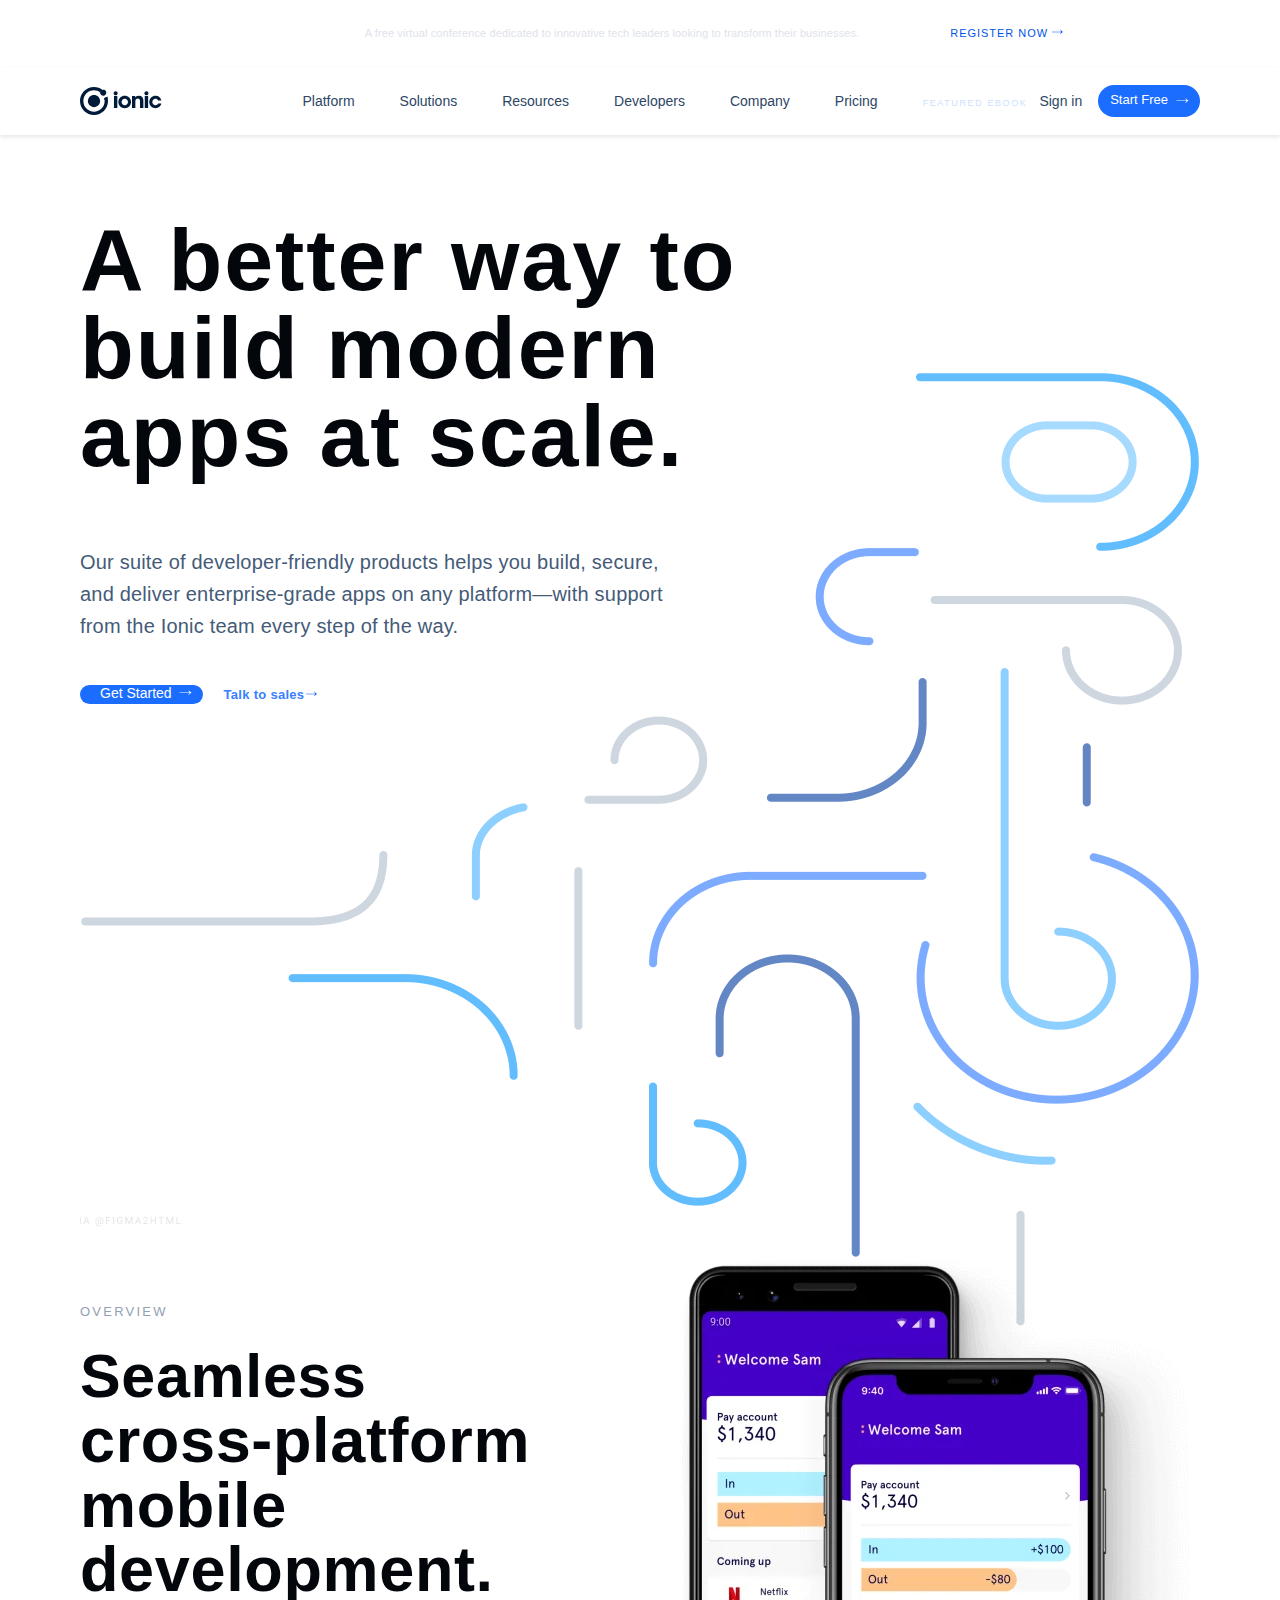
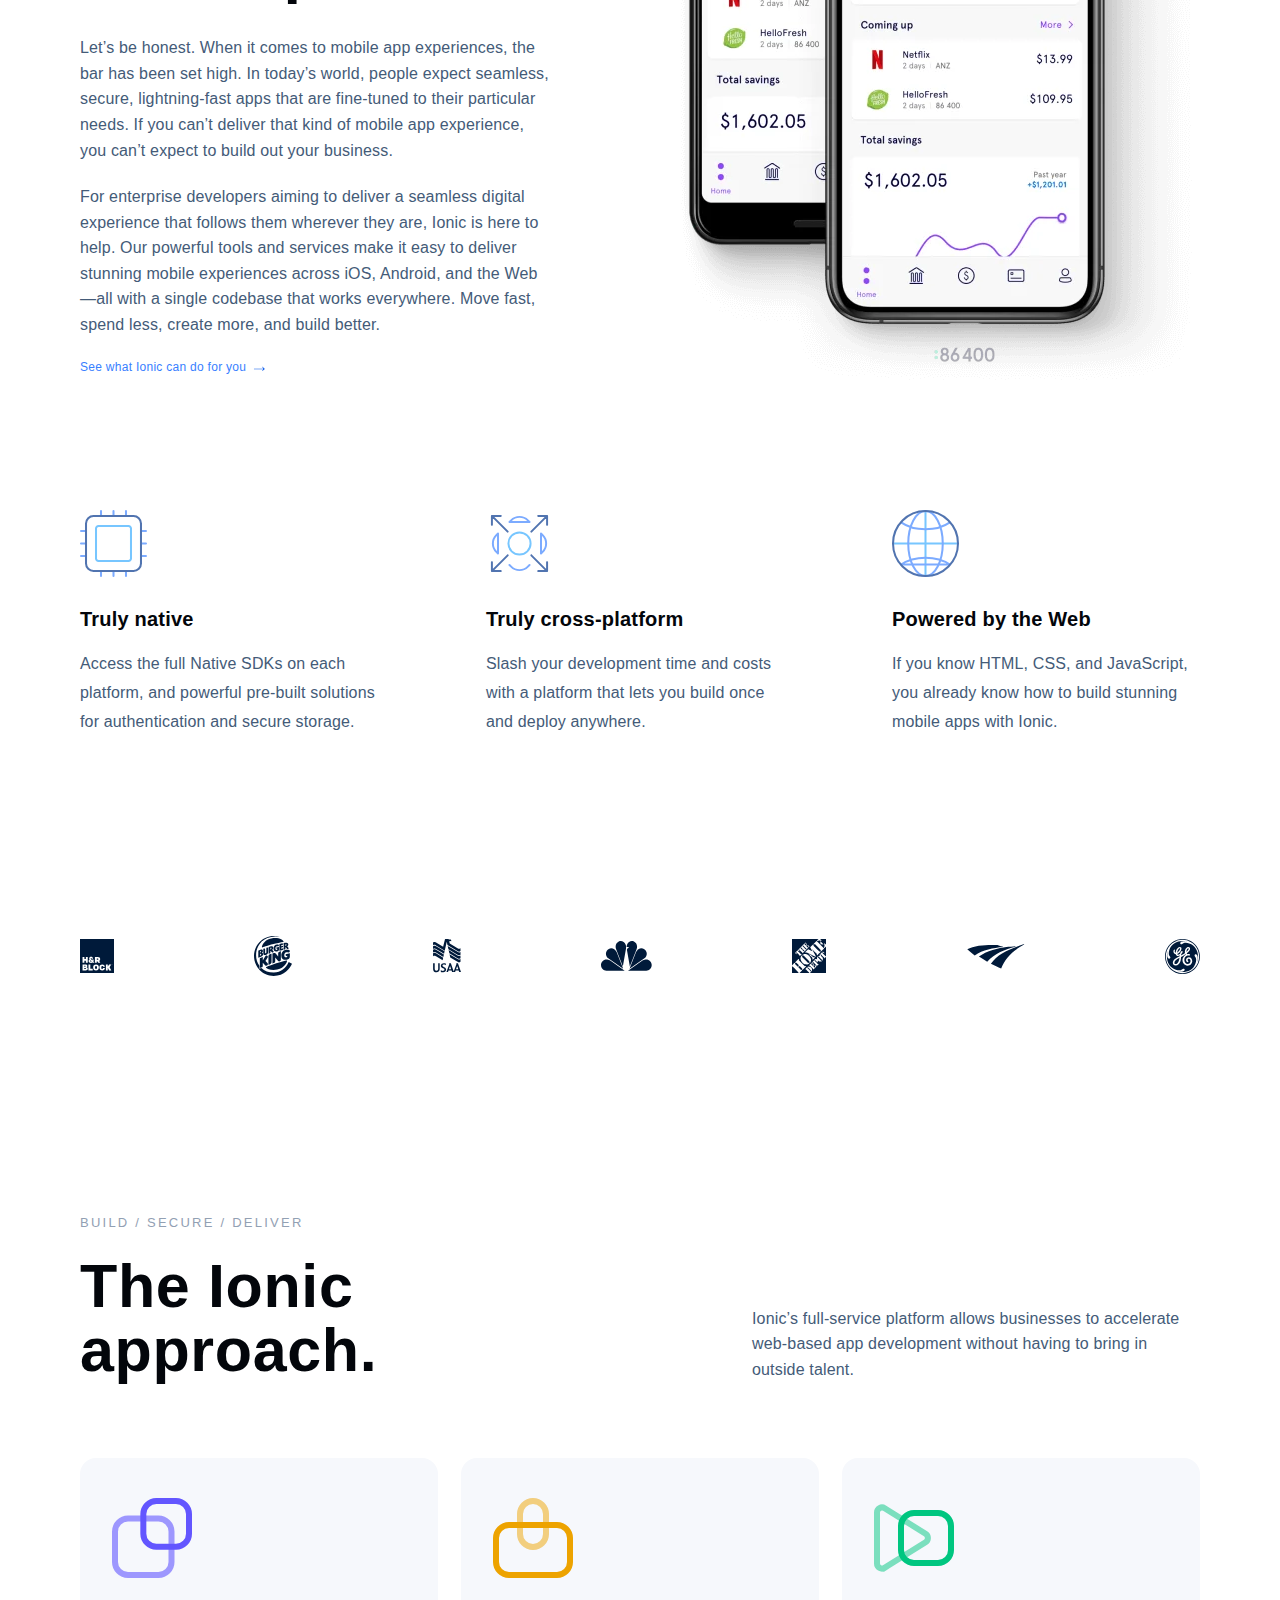
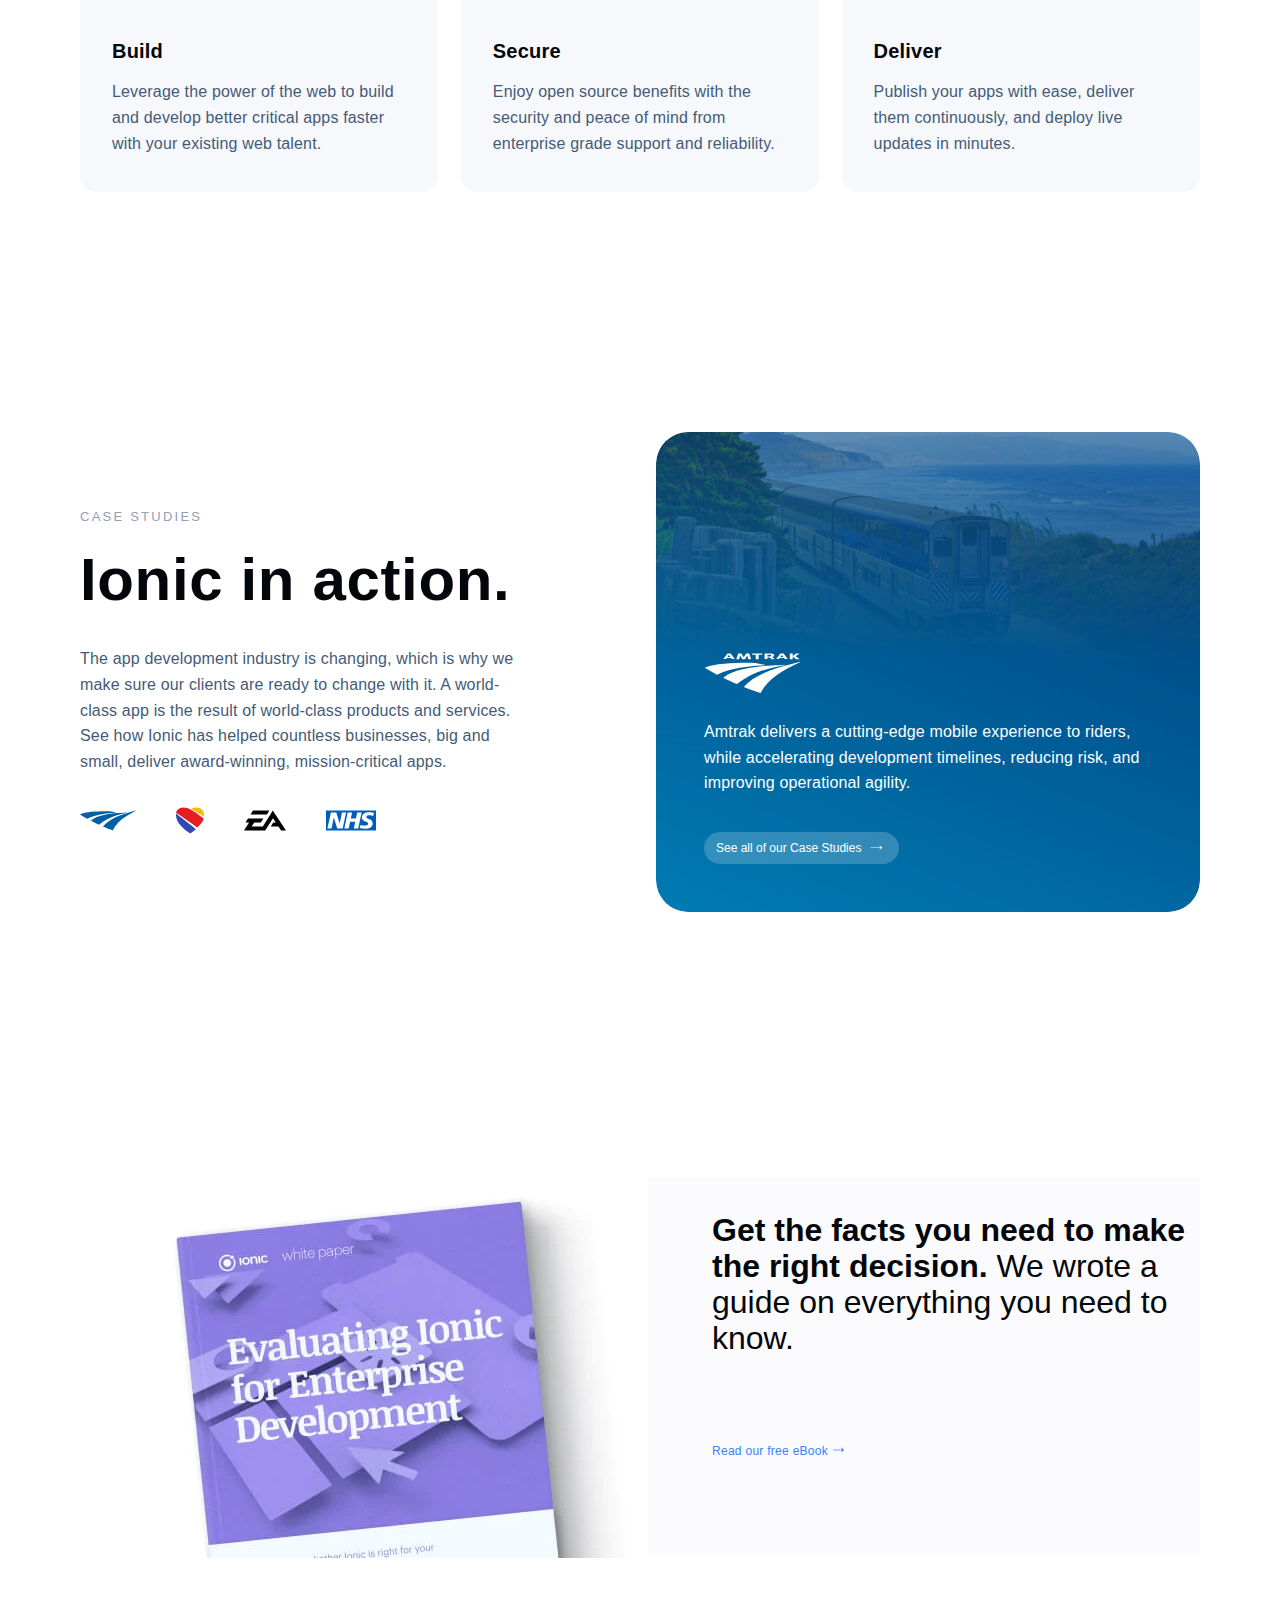
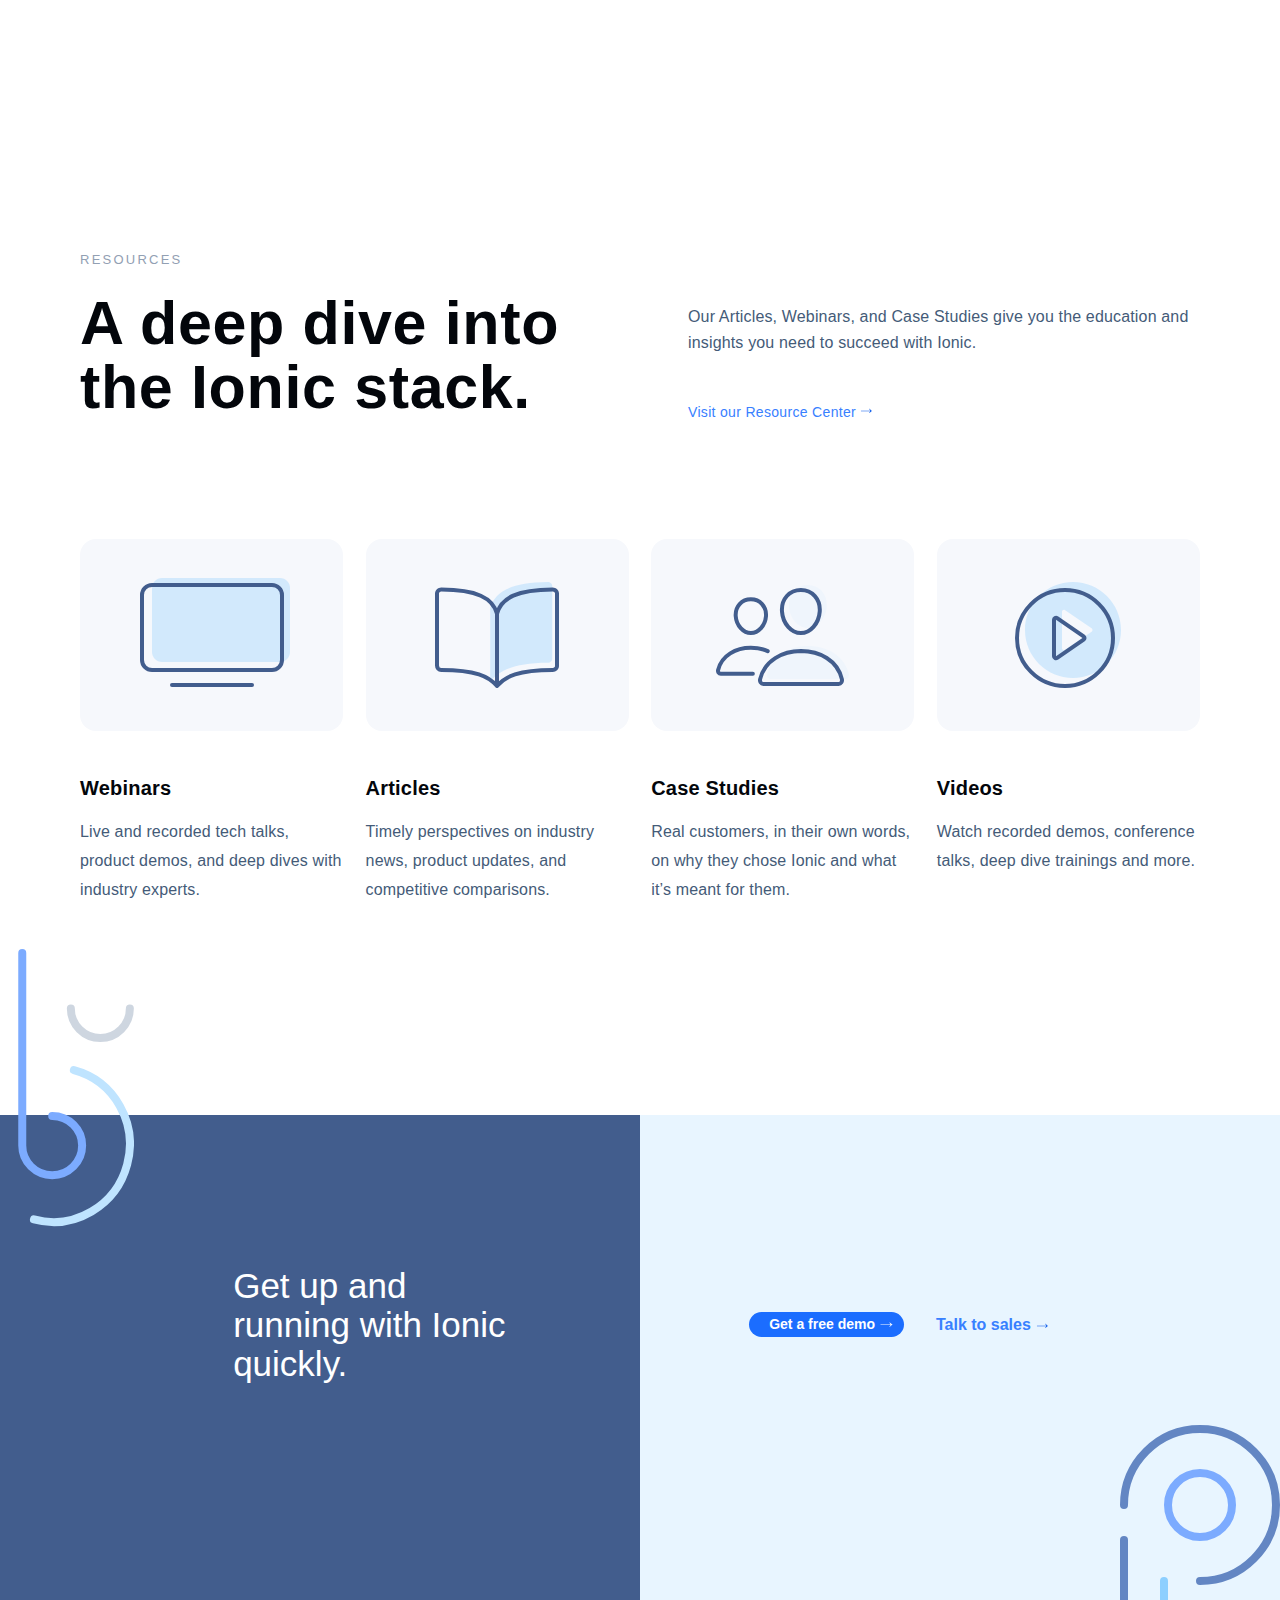
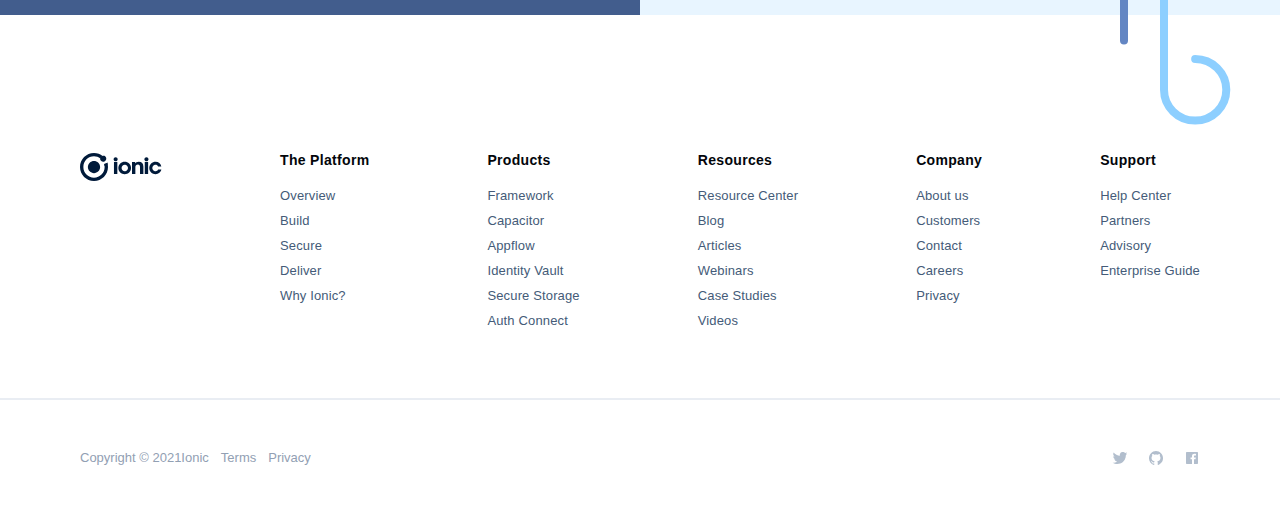
<file: index.html>
<!DOCTYPE html>
<html lang="en">

<head>
	<meta charset="UTF-8">
	<meta name="viewport" content="width=device-width, initial-scale=1.0">
	<title>Ionic</title>
	<link rel="stylesheet" href="./css/main.css">
	<link rel="preconnect" href="https://fonts.googleapis.com">
	<link rel="preconnect" href="https://fonts.gstatic.com" crossorigin>
	<link href="https://fonts.googleapis.com/css2?family=Roboto&family=Roboto+Mono&display=swap" rel="stylesheet">
</head>

<body>
	<div class="wrapper">
		<button class="mobile-nav-button">
			<span class="mobile-nav-button__icon"></span>
		</button>
		<header class="header">
			<div class="register">
				<div class="container">
					<div class="register__row">
						<p class="register__desc">A free virtual conference dedicated to innovative tech leaders looking to
							transform their businesses.</p>
						<a href="#!" class="register__btn">Register now</a>
					</div>
				</div>
			</div>
			<div class="header__menu menu">
				<div class="container">
					<div class="menu__row">
						<a href="#!" class="logo"><img src="./img/logo.svg" alt="Ionic Logo"></a>
						<nav class="nav">
							<ul class="nav__list">
								<li class="nav__item"><a href="#platform" class="nav__link">Platform</a></li>
								<li class="nav__item"><a href="#solutions" class="nav__link">Solutions</a></li>
								<li class="nav__item"><a href="#resources" class="nav__link">Resources</a></li>
								<li class="nav__item"><a href="#developers" class="nav__link">Developers</a></li>
								<li class="nav__item"><a href="#company" class="nav__link">Company</a></li>
								<li class="nav__item"><a href="#pricing" class="nav__link">Pricing</a></li>
								<li class="signin__item ebook-item"><a href="#!" class="signin__ebook">Featured Ebook</a></li>
								<li class="signin__item"><a href="#!" class="signin__link">Sign in</a></li>
								<li class="signin__item"><a href="#!" class="signin__start">Start Free</a></li>
							</ul>
						</nav>
					</div>
				</div>
			</div>
		</header>
		<div class="mobile-nav">
			<nav class="nav-menu">
				<ul class="nav-menu__list">
					<li class="nav-menu__item"><a href="#platform" class="nav__link">Platform</a></li>
					<li class="nav-menu__item"><a href="#solutions" class="nav__link">Solutions</a></li>
					<li class="nav-menu__item"><a href="#resources" class="nav__link">Resources</a></li>
					<li class="nav-menu__item"><a href="#developers" class="nav__link">Developers</a></li>
					<li class="nav-menu__item"><a href="#company" class="nav__link">Company</a></li>
					<li class="nav-menu__item"><a href="#pricing" class="nav__link">Pricing</a></li>
					<li class="signin-menu__item"><a href="#!" class="signin__ebook">Featured Ebook</a></li>
					<li class="signin-menu__item"><a href="#!" class="signin__link">Sign in</a></li>
					<li class="signin-menu__item"><a href="#!" class="signin__start">Start Free</a></li>
				</ul>
			</nav>
		</div>
		<main class="main">
			<section class="getstart">
				<div class="container">
					<div class="getstart__bg">
						<h1 class="getstart__title">A better way to build modern apps at scale.</h1>
						<p class="getstart__desc">Our suite of developer-friendly products helps you build, secure, and
							deliver enterprise-grade apps on any platform—with support from the Ionic team every step of the
							way.</p>
						<div class="getstart__buttons">
							<a href="#!" class="btn--1">Get Started</a>
							<a href="#!" class="btn--2">Talk to sales</a>
						</div>
					</div>
				</div>
			</section>
			<section class="overview">
				<div class="container">
					<div class="overview__row">
						<div class="overview__text">
							<h2 class="overview__title title">Overview</h2>
							<h3 class="overview__subtitle"><span>Seamless</span> cross-platform mobile development.</h3>
							<div class="overview__desc">
								<p>Let’s be honest. When it comes to mobile app experiences, the bar has been set high. In
									today’s world, people expect seamless, secure, lightning-fast apps that are fine-tuned to
									their particular needs. If you can’t deliver that kind of mobile app experience, you can’t
									expect to build out your business.</p>
								<p>For enterprise developers aiming to deliver a seamless digital experience that follows them
									wherever they are, Ionic is here to help. Our powerful tools and services make it easy to
									deliver stunning mobile experiences across iOS, Android, and the Web—all with a single
									codebase that works everywhere. Move fast, spend less, create more, and build better.</p>
								<a href="#!" class="overview__btn">See what Ionic can do for you</a>
							</div>
						</div>
						<div class="overview__pic">
							<picture class="picture">
								<source type="image/webp" srcset="./img/overview.webp">
								<img src="./img/overview.png" alt="Overview">
							</picture>
						</div>
					</div>
				</div>
			</section>
			<section class="development dev">
				<div class="container">
					<div class="dev__row">
						<div class="dev__item">
							<div class="dev__item-content">
								<img class="dev__pic" src="./img/dev/item1.svg" alt="Truly native">
								<h3 class="dev__title">Truly native</h3>
								<p class="dev__desc">Access the full Native SDKs on each platform, and powerful pre-built
									solutions for authentication and secure storage.</p>
							</div>
						</div>
						<div class="dev__item">
							<div class="dev__item-content">
								<img class="dev__pic" src="./img/dev/item2.svg" alt="Truly cross-platform">
								<h3 class="dev__title">Truly cross-platform</h3>
								<p class="dev__desc">Slash your development time and costs with a platform that lets you build
									once and deploy anywhere.</p>
							</div>
						</div>
						<div class="dev__item">
							<div class="dev__item-content">
								<img class="dev__pic" src="./img/dev/item3.svg" alt="Powered by the Web">
								<h3 class="dev__title">Powered by the Web</h3>
								<p class="dev__desc">If you know HTML, CSS, and JavaScript, you already know how to build
									stunning mobile apps with Ionic.</p>
							</div>
						</div>
					</div>
				</div>
			</section>
			<div class="partners">
				<div class="container">
					<ul class="partners__list">
						<li class="partners__item"><img class="partners__pic" src="./img/partners/prt1.svg" alt="HR BLOCK">
						</li>
						<li class="partners__item"><img class="partners__pic" src="./img/partners/prt2.svg" alt="BURGER KING">
						</li>
						<li class="partners__item"><img class="partners__pic" src="./img/partners/prt3.svg" alt="USAA"></li>
						<li class="partners__item"><img class="partners__pic" src="./img/partners/prt4.svg" alt="NBC"></li>
						<li class="partners__item"><img class="partners__pic" src="./img/partners/prt5.svg"
								alt="THE HOME DEPOT"></li>
						<li class="partners__item"><img class="partners__pic" src="./img/partners/prt6.svg" alt="HR BLOCK">
						</li>
						<li class="partners__item"><img class="partners__pic" src="./img/partners/prt7.svg"
								alt="General Energetic"></li>
					</ul>
				</div>
			</div>
			<section class="approach">
				<div class="container">
					<div class="approach__text text">
						<div class="text__titles">
							<h2 class="approach__title title">Build / Secure / Deliver</h2>
							<h3 class="approach__subtitle">The Ionic approach.</h3>
						</div>
						<p class="text__desc">Ionic’s full-service platform allows businesses to accelerate web-based app
							development without having to bring in outside talent.</p>
					</div>
					<div class="approach__items">
						<div class="approach__item">
							<div class="approach__item-content">
								<img class="approach__item-pic" src="./img/approach/apr1.svg" alt="Build">
								<h3 class="approach__item-title">Build</h3>
								<p class="approach__item-desc">Leverage the power of the web to build and develop better
									critical apps faster with your existing web talent.</p>
							</div>
						</div>
						<div class="approach__item">
							<div class="approach__item-content">
								<img class="approach__item-pic" src="./img/approach/apr2.svg" alt="Secure">
								<h3 class="approach__item-title">Secure</h3>
								<p class="approach__item-desc">Enjoy open source benefits with the security and peace of mind
									from enterprise grade support and reliability.</p>
							</div>
						</div>
						<div class="approach__item">
							<div class="approach__item-content">
								<img class="approach__item-pic" src="./img/approach/apr3.svg" alt="Deliver">
								<h3 class="approach__item-title">Deliver</h3>
								<p class="approach__item-desc">Publish your apps with ease, deliver them continuously, and
									deploy live updates in minutes.</p>
							</div>
						</div>
					</div>
				</div>
			</section>
			<section class="case-studies case">
				<div class="container">
					<div class="case__row">
						<div class="case__text">
							<h2 class="case__title title">Case studies</h2>
							<h3 class="case__subtitle">Ionic in action.</h3>
							<p class="case__desc">The app development industry is changing, which is why we make sure our
								clients are ready to change with it. A world-class app is the result of world-class products and
								services. See how Ionic has helped countless businesses, big and small, deliver award-winning,
								mission-critical apps.</p>
							<ul class="case__apps">
								<li class="case__item"><img class="case__pic" src="./img/apps/app1.svg" alt="app1"></li>
								<li class="case__item"><img class="case__pic" src="./img/apps/app2.svg" alt="app2"></li>
								<li class="case__item"><img class="case__pic" src="./img/apps/app3.svg" alt="app3"></li>
								<li class="case__item"><img class="case__pic" src="./img/apps/app4.svg" alt="app4"></li>
							</ul>
						</div>
						<div class="case__item item">
							<div class="item__content">
								<div class="item__logo">
									<img src="./img/apps/logo.svg" alt="Amtrak Logo">
								</div>
								<p class="item__desc">Amtrak delivers a cutting-edge mobile experience to riders, while
									accelerating development timelines, reducing risk, and improving operational agility.</p>
								<a href="#!" class="item__link">See all of our Case Studies</a>
							</div>
						</div>
					</div>
				</div>
			</section>
			<div class="ebook">
				<div class="container">
					<div class="ebook__row">
						<div class="ebook__pic">
							<picture>
								<source type="image/webp" srcset="./img/ebook.webp">
								<img src="./img/ebook.jpg" alt="Ebook">
							</picture>
						</div>
						<div class="ebook__read">
							<p class="ebook__desc"><span>Get the facts you need to make the right decision.</span> We wrote a
								guide on everything you need to know.</p>
							<a class="ebook__btn" href="#!">Read our free eBook</a>
						</div>
					</div>
				</div>
			</div>
			<section class="resources">
				<div class="container">
					<div class="resources__text text-res">
						<div class="resources__titles">
							<h2 class="resources__title title">Resources</h2>
							<h3 class="resources__subtitle">A deep dive into the Ionic stack.</h3>
						</div>
						<div class="text__visit visit">
							<p class="visit__desc">Our Articles, Webinars, and Case Studies give you the education and insights
								you need to succeed with Ionic.</p>
							<a class="visit__btn" href="#!">Visit our Resource Center</a>
						</div>
					</div>
					<div class="resources__items res">
						<div class="res__item">
							<div class="res__pic"><img src="./img/resources/res1.svg" alt="Webinars"></div>
							<h3 class="res__title">Webinars</h3>
							<p class="res__desc">Live and recorded tech talks, product demos, and deep dives with industry
								experts.</p>
						</div>
						<div class="res__item">
							<div class="res__pic"><img src="./img/resources/res2.svg" alt="Articles"></div>
							<h3 class="res__title">Articles</h3>
							<p class="res__desc">Timely perspectives on industry news, product updates, and competitive
								comparisons.</p>
						</div>
						<div class="res__item">
							<div class="res__pic"><img src="./img/resources/res3.svg" alt="Case Studies"></div>
							<h3 class="res__title">Case Studies</h3>
							<p class="res__desc">Real customers, in their own words, on why they chose Ionic and what it’s
								meant for them.</p>
						</div>
						<div class="res__item">
							<div class="res__pic"><img src="./img/resources/res4.svg" alt="Videos"></div>
							<h3 class="res__title">Videos</h3>
							<p class="res__desc">Watch recorded demos, conference talks, deep dive trainings and more.</p>
						</div>
					</div>
				</div>
			</section>
			<section class="application app">
				<div class="container">
					<div class="app__row">
						<h3 class="text-app__desc">Get up and running with Ionic quickly.</h3>
						<div class="btns-app__row">
							<a class="btn-apps--1" href="#!">Get a free demo</a>
							<a class="btn-apps--2" href="#!">Talk to sales</a>
						</div>
					</div>
				</div>
			</section>
		</main>
		<footer class="footer">
			<div class="footer-top top">
				<div class="container">
					<div class="top__row">
						<img class="logo" src="./img/logo.svg" alt="Ionic">
						<ul class="top__list">
							<li class="top__item">
								<h4 class="top__title">The Platform</h4>
							</li>
							<li class="top__item"><a href="#!" class="top__link">Overview</a></li>
							<li class="top__item"><a href="#!" class="top__link">Build</a></li>
							<li class="top__item"><a href="#!" class="top__link">Secure</a></li>
							<li class="top__item"><a href="#!" class="top__link">Deliver</a></li>
							<li class="top__item"><a href="#!" class="top__link">Why Ionic?</a></li>
						</ul>
						<ul class="top__list">
							<li class="top__item">
								<h4 class="top__title">Products</h4>
							</li>
							<li class="top__item"><a href="#!" class="top__link">Framework</a></li>
							<li class="top__item"><a href="#!" class="top__link">Capacitor</a></li>
							<li class="top__item"><a href="#!" class="top__link">Appflow</a></li>
							<li class="top__item"><a href="#!" class="top__link">Identity Vault</a></li>
							<li class="top__item"><a href="#!" class="top__link">Secure Storage</a></li>
							<li class="top__item"><a href="#!" class="top__link">Auth Connect</a></li>
						</ul>
						<ul class="top__list">
							<li class="top__item">
								<h4 class="top__title">Resources</h4>
							</li>
							<li class="top__item"><a href="#!" class="top__link">Resource Center</a></li>
							<li class="top__item"><a href="#!" class="top__link">Blog</a></li>
							<li class="top__item"><a href="#!" class="top__link">Articles</a></li>
							<li class="top__item"><a href="#!" class="top__link">Webinars</a></li>
							<li class="top__item"><a href="#!" class="top__link">Case Studies</a></li>
							<li class="top__item"><a href="#!" class="top__link">Videos</a></li>
						</ul>
						<ul class="top__list">
							<li class="top__item">
								<h4 class="top__title">Company</h4>
							</li>
							<li class="top__item"><a href="#!" class="top__link">About us</a></li>
							<li class="top__item"><a href="#!" class="top__link">Customers</a></li>
							<li class="top__item"><a href="#!" class="top__link">Contact</a></li>
							<li class="top__item"><a href="#!" class="top__link">Careers</a></li>
							<li class="top__item"><a href="#!" class="top__link">Privacy</a></li>
						</ul>
						<ul class="top__list">
							<li class="top__item">
								<h4 class="top__title">Support</h4>
							</li>
							<li class="top__item"><a href="#!" class="top__link">Help Center</a></li>
							<li class="top__item"><a href="#!" class="top__link">Partners</a></li>
							<li class="top__item"><a href="#!" class="top__link">Advisory</a></li>
							<li class="top__item"><a href="#!" class="top__link">Enterprise Guide</a></li>
						</ul>
					</div>
				</div>
			</div>
			<div class="footer-bottom bottom">
				<div class="container">
					<div class="bottom__row">
						<div class="bottom__copyright copyright">
							<p class="copyright__text">
								Copyright © 2021Ionic
							</p>
							<a href="#!" class="copyright__link">Terms</a>
							<a href="#!" class="copyright__link">Privacy</a>
						</div>
						<div class="bottom__socials socials">
							<a href="#!" class="socials__link"><img src="./img/socials/twitter.svg" alt="Twitter"></a>
							<a href="#!" class="socials__link"><img src="./img/socials/github.svg" alt="Github"></a>
							<a href="#!" class="socials__link"><img src="./img/socials/facebook.svg" alt="Facebook"></a>
						</div>
					</div>
				</div>
			</div>
		</footer>
	</div>
	<script src="./js/script.js"></script>
</body>

</html>
</file>
<file: css/main.css>
@charset "UTF-8";
/*Обнуление*/
* {
  padding: 0;
  margin: 0;
  border: 0;
}

*,
*:before,
*:after {
  -webkit-box-sizing: border-box;
  box-sizing: border-box;
}

:focus,
:active {
  outline: none;
}

a:focus,
a:active {
  outline: none;
}

nav,
footer,
header,
aside {
  display: block;
}

html,
body {
  background-color: #fff;
  height: 100%;
  width: 100%;
  font-size: 100%;
  line-height: 1;
  font-size: 14px;
  -ms-text-size-adjust: 100%;
  -moz-text-size-adjust: 100%;
  -webkit-text-size-adjust: 100%;
  font-family: Arial, sans-serif;
}

.body--scroll {
  overflow-y: hidden;
}

input,
button,
textarea {
  font-family: inherit;
}

input::-ms-clear {
  display: none;
}

input[type="search"]::-webkit-search-decoration,
input[type="search"]::-webkit-search-cancel-button,
input[type="search"]::-webkit-search-results-button,
input[type="search"]::-webkit-search-results-decoration {
  -webkit-appearance: none;
}

button {
  padding: 0;
  border: none;
  font: inherit;
  color: inherit;
  background-color: transparent;
  cursor: pointer;
}

button::-moz-focus-inner {
  padding: 0;
  border: 0;
}

a,
a:visited {
  display: inline-block;
  text-decoration: none;
}

a:hover {
  text-decoration: none;
}

.wrapper {
  min-height: 100%;
  overflow: hidden;
  display: -webkit-box;
  display: -ms-flexbox;
  display: flex;
  -webkit-box-orient: vertical;
  -webkit-box-direction: normal;
      -ms-flex-direction: column;
          flex-direction: column;
}

.container {
  max-width: 1150px;
  padding: 0 15px;
  margin: 0 auto;
}

ul li {
  list-style: none;
}

img {
  vertical-align: top;
}

h1,
h2,
h3,
h4,
h5,
h6 {
  font-size: inherit;
  font-weight: inherit;
}

.title {
  font-size: 13px;
  letter-spacing: 2.24px;
  text-transform: uppercase;
  color: #92A0B3;
  margin-bottom: 25px;
}

/*--------------------*/
.register {
  padding: 28px 0;
}

.register__row {
  display: -webkit-box;
  display: -ms-flexbox;
  display: flex;
  -webkit-box-pack: end;
      -ms-flex-pack: end;
          justify-content: flex-end;
  -webkit-box-align: center;
      -ms-flex-align: center;
          align-items: center;
  margin-right: 134px;
}

.register__desc {
  font-size: 11px;
  letter-spacing: 0.12px;
  color: #DEE3EA;
  margin-right: 91px;
}

.register__btn {
  font-size: 11px;
  letter-spacing: 0.96px;
  text-transform: uppercase;
  color: #0054E9;
  padding-right: 18px;
  position: relative;
  font-weight: 500;
}
.register__btn:hover::after {
  right: -5px;
}
.register__btn::after {
  -webkit-transition: right 0.2s ease-in;
  transition: right 0.2s ease-in;
  content: "";
  position: absolute;
  top: 1px;
  right: 0;
  width: 15px;
  height: 15px;
  background-image: url("./../img/icons/arrow.svg");
  background-repeat: no-repeat;
}

.header__menu {
  background: rgba(255, 255, 255, 0.92);
  -webkit-box-shadow: 0px 2px 4px rgba(0, 0, 0, 0.1);
          box-shadow: 0px 2px 4px rgba(0, 0, 0, 0.1);
  padding: 18px 0;
}

.menu__row {
  display: -webkit-box;
  display: -ms-flexbox;
  display: flex;
  -webkit-box-pack: justify;
      -ms-flex-pack: justify;
          justify-content: space-between;
  -webkit-box-align: center;
      -ms-flex-align: center;
          align-items: center;
}

.nav {
  display: -webkit-box;
  display: -ms-flexbox;
  display: flex;
  -webkit-box-align: center;
      -ms-flex-align: center;
          align-items: center;
}
.nav__list {
  display: -webkit-box;
  display: -ms-flexbox;
  display: flex;
  -webkit-box-align: center;
      -ms-flex-align: center;
          align-items: center;
}
.nav__item:not(:last-child) {
  margin-right: 45px;
}
.nav__link {
  font-size: 14px;
  color: #2D4665;
  -webkit-transition: color 0.2s ease-in;
  transition: color 0.2s ease-in;
}
.nav__link:hover {
  color: #1B6DFF;
}

.signin__ebook {
  font-size: 9px;
  letter-spacing: 1.6px;
  text-transform: uppercase;
  color: #CDDFFF;
  -webkit-transition: color 0.2s ease-in;
  transition: color 0.2s ease-in;
}
.signin__ebook:hover {
  color: #91969e;
}
.signin__link {
  font-size: 14px;
  color: #2D4665;
  -webkit-transition: color 0.2s ease-in;
  transition: color 0.2s ease-in;
}
.signin__link:hover {
  color: #1B6DFF;
}
.signin__start {
  font-size: 13px;
  color: #ffffff;
  background-color: #1B6DFF;
  border-radius: 1000px;
  padding: 8px 11px 11px 12px;
  position: relative;
  padding-right: 32px;
  margin-left: 16px;
  -webkit-transition: background-color 0.2s ease-in;
  transition: background-color 0.2s ease-in;
}
.signin__start:hover {
  background-color: #0053e7;
}
.signin__start::after {
  content: "";
  position: absolute;
  top: 40%;
  right: 11px;
  width: 13px;
  height: 13px;
  background-image: url("./../img/icons/arrowstart.svg");
  background-repeat: no-repeat;
}

.ebook-item {
  margin-right: 12px;
}

.getstart {
  padding-top: 81px;
}
.getstart__bg {
  background-image: url("./../img/bg.png");
  background-repeat: no-repeat;
  min-height: 1226px;
  background-size: contain;
  background-position: 0 -84px;
  position: relative;
}

.getstart__title {
  font-weight: 700;
  font-size: 88px;
  letter-spacing: 1.92px;
  color: #03060B;
  margin-bottom: 66px;
  max-width: 707px;
}

.getstart__desc {
  font-size: 20px;
  line-height: 1.6;
  letter-spacing: 0.2px;
  color: #445B78;
  max-width: 584px;
  margin-bottom: 43px;
}

.getstart__buttons {
  display: -webkit-box;
  display: -ms-flexbox;
  display: flex;
  -webkit-box-align: center;
      -ms-flex-align: center;
          align-items: center;
}

.btn--1 {
  margin-right: 21px;
  background-color: #1B6DFF;
  border-radius: 1000px;
  color: #ffffff;
  -webkit-transition: background-color 0.2s ease-in;
  transition: background-color 0.2s ease-in;
  padding: 1px 31px 4px 20px;
  position: relative;
}
.btn--1::after {
  content: "";
  position: absolute;
  top: 5px;
  right: 11px;
  width: 13px;
  height: 13px;
  background-image: url("./../img/icons/arrowstart.svg");
  background-repeat: no-repeat;
}
.btn--1:hover {
  background-color: #0053e7;
}

.btn--2 {
  font-weight: 700;
  font-size: 13px;
  letter-spacing: 0.28px;
  color: #3880FF;
  position: relative;
  padding-right: 14px;
  -webkit-transition: color 0.2s ease-in;
  transition: color 0.2s ease-in;
}
.btn--2:hover {
  color: #004cd1;
}
.btn--2::after {
  content: "";
  position: absolute;
  top: 3px;
  right: 0;
  width: 13px;
  height: 13px;
  background-image: url("./../img/icons/arrow.svg");
  background-repeat: no-repeat;
}

.overview {
  margin-top: -250px;
}

.overview__row {
  display: -webkit-box;
  display: -ms-flexbox;
  display: flex;
  -webkit-box-align: center;
      -ms-flex-align: center;
          align-items: center;
  -webkit-box-pack: justify;
      -ms-flex-pack: justify;
          justify-content: space-between;
}

.overview__text {
  padding-top: 72px;
  max-width: 473px;
}

.overview__subtitle {
  font-weight: 700;
  font-size: 63px;
  line-height: 1.02;
  letter-spacing: 0.64px;
  color: #03060B;
  margin-bottom: 34px;
}
.overview__subtitle span {
  font-size: 61px;
  line-height: 1.05;
}

.overview__desc {
  margin-bottom: 32px;
}
.overview__desc p {
  font-size: 16px;
  line-height: 1.6;
  letter-spacing: 0.16px;
  color: #445B78;
}
.overview__desc p:not(:last-child) {
  margin-bottom: 21px;
}

.overview__btn {
  font-size: 12px;
  letter-spacing: 0.28px;
  color: #3880FF;
  position: relative;
  padding-right: 20px;
  -webkit-transition: color 0.2s ease-in;
  transition: color 0.2s ease-in;
}
.overview__btn:hover {
  color: #004cd1;
}
.overview__btn:hover::after {
  right: -5px;
}
.overview__btn::after {
  -webkit-transition: right 0.2s ease-in;
  transition: right 0.2s ease-in;
  content: "";
  position: absolute;
  top: 5px;
  right: 0;
  width: 13px;
  height: 13px;
  background-image: url("./../img/icons/arrow.svg");
  background-repeat: no-repeat;
}

.overview__pic img,
source {
  position: relative;
  top: 0;
  left: 0;
  width: 100%;
  height: 100%;
  -o-object-fit: cover;
     object-fit: cover;
}

.dev {
  padding: 64px 0 200px;
}

.dev__row {
  display: -webkit-box;
  display: -ms-flexbox;
  display: flex;
  -webkit-box-pack: justify;
      -ms-flex-pack: justify;
          justify-content: space-between;
  -webkit-box-align: start;
      -ms-flex-align: start;
          align-items: flex-start;
}

.dev__item:not(:last-child) {
  margin-right: 98px;
}

.dev__item-content {
  max-width: 320px;
  display: -webkit-box;
  display: -ms-flexbox;
  display: flex;
  -webkit-box-orient: vertical;
  -webkit-box-direction: normal;
      -ms-flex-direction: column;
          flex-direction: column;
  -webkit-box-flex: 0;
      -ms-flex: 0 1 auto;
          flex: 0 1 auto;
}

.dev__pic {
  width: 67px;
  height: 67px;
  margin-bottom: 31px;
}

.dev__title {
  font-weight: 700;
  font-size: 20px;
  line-height: 22px;
  letter-spacing: 0.2px;
  color: #03060B;
  margin-bottom: 20px;
}

.dev__desc {
  font-size: 16px;
  line-height: 1.8;
  letter-spacing: 0.16px;
  color: #445B78;
}

.partners {
  margin-bottom: 240px;
}

.partners__list {
  display: -webkit-box;
  display: -ms-flexbox;
  display: flex;
  -webkit-box-pack: justify;
      -ms-flex-pack: justify;
          justify-content: space-between;
  -webkit-box-align: center;
      -ms-flex-align: center;
          align-items: center;
}

.approach {
  padding-bottom: 240px;
}

.text {
  margin-bottom: 76px;
  display: -webkit-box;
  display: -ms-flexbox;
  display: flex;
  -webkit-box-pack: justify;
      -ms-flex-pack: justify;
          justify-content: space-between;
  -webkit-box-align: end;
      -ms-flex-align: end;
          align-items: flex-end;
  padding-right: 20px;
}

.text__titles {
  max-width: 329px;
}

.approach__subtitle {
  font-weight: 700;
  font-size: 61px;
  line-height: 1.05;
  letter-spacing: 0.64px;
  color: #03060B;
}

.text__desc {
  font-size: 16px;
  line-height: 1.6;
  letter-spacing: 0.16px;
  color: #445B78;
  max-width: 428px;
}

.approach__items {
  display: -webkit-box;
  display: -ms-flexbox;
  display: flex;
  -webkit-box-pack: justify;
      -ms-flex-pack: justify;
          justify-content: space-between;
}

.approach__item {
  -webkit-box-flex: 0;
      -ms-flex: 0 1 32%;
          flex: 0 1 32%;
  background: #F6F8FC;
  border-radius: 16px;
  padding: 40px 39px 36px 32px;
}
.approach__item-content {
  display: -webkit-box;
  display: -ms-flexbox;
  display: flex;
  -webkit-box-orient: vertical;
  -webkit-box-direction: normal;
      -ms-flex-direction: column;
          flex-direction: column;
}

.approach__item-pic {
  margin-bottom: 63px;
  width: 80px;
  height: 80px;
}

.approach__item-title {
  margin-bottom: 18px;
  font-weight: 700;
  font-size: 20px;
  letter-spacing: 0.2px;
  color: #03060B;
}

.approach__item-desc {
  font-size: 16px;
  line-height: 1.6;
  letter-spacing: 0.16px;
  color: #445B78;
}

.case__row {
  display: -webkit-box;
  display: -ms-flexbox;
  display: flex;
  -webkit-box-pack: justify;
      -ms-flex-pack: justify;
          justify-content: space-between;
  -webkit-box-align: center;
      -ms-flex-align: center;
          align-items: center;
}

.case {
  margin-bottom: 260px;
}

.case__text {
  max-width: 448px;
}

.case__subtitle {
  font-weight: 700;
  font-size: 60px;
  line-height: 1.07;
  letter-spacing: 0.64px;
  color: #03060B;
  margin-bottom: 34px;
}

.case__desc {
  font-size: 16px;
  line-height: 1.6;
  letter-spacing: 0.16px;
  color: #445B78;
  margin-bottom: 33px;
}

.case__apps {
  display: -webkit-box;
  display: -ms-flexbox;
  display: flex;
  -webkit-box-align: center;
      -ms-flex-align: center;
          align-items: center;
}

.case__item:not(:last-child) {
  margin-right: 40px;
}

.item {
  border-radius: 32px;
  max-width: 544px;
  background-image: url("./../img/apps/casebg.jpg");
  background-repeat: no-repeat;
  min-height: 480px;
  background-size: cover;
}

.item__logo {
  margin-bottom: 26px;
}

.item__content {
  padding: 221px 58px 48px 48px;
}

.item__desc {
  margin-bottom: 36px;
  font-size: 16px;
  line-height: 1.6;
  letter-spacing: 0.16px;
  color: #ffffff;
}

.item__link {
  background-color: rgba(255, 255, 255, 0.2);
  border-radius: 1000px;
  font-size: 12px;
  line-height: 1.08;
  color: #ffffff;
  min-height: 32px;
  display: -webkit-box;
  display: -ms-flexbox;
  display: flex;
  -webkit-box-align: center;
      -ms-flex-align: center;
          align-items: center;
  width: 195px;
  padding-left: 12px;
  position: relative;
  -webkit-transition: background-color 0.2s ease-in;
  transition: background-color 0.2s ease-in;
}
.item__link:hover {
  background-color: rgba(255, 255, 255, 0.3);
}
.item__link::after {
  content: "";
  position: absolute;
  width: 13px;
  height: 13px;
  top: 13px;
  right: 16px;
  background-image: url("./../img/icons/arrowstart.svg");
  background-repeat: no-repeat;
}

.ebook {
  margin-bottom: 295px;
}

.ebook__row {
  display: -webkit-box;
  display: -ms-flexbox;
  display: flex;
  -webkit-box-pack: justify;
      -ms-flex-pack: justify;
          justify-content: space-between;
  -webkit-box-align: center;
      -ms-flex-align: center;
          align-items: center;
}

.ebook__read {
  padding: 36px 0 0 64px;
  height: 376px;
  background: #FBFBFD;
}

.ebook__desc {
  font-size: 32px;
  line-height: 1.12;
  color: #03060B;
  margin-bottom: 86px;
}
.ebook__desc span {
  font-weight: 700;
}

.ebook__btn {
  font-size: 12px;
  line-height: 14px;
  letter-spacing: 0.28px;
  color: #3880FF;
  position: relative;
  padding-right: 17px;
  -webkit-transition: color 0.2s ease-in;
  transition: color 0.2s ease-in;
}
.ebook__btn:hover {
  color: #004cd1;
}
.ebook__btn:hover::after {
  right: -5px;
}
.ebook__btn::after {
  -webkit-transition: right 0.2s ease-in;
  transition: right 0.2s ease-in;
  content: "";
  position: absolute;
  top: 3px;
  right: 0;
  width: 13px;
  height: 13px;
  background-image: url("./../img/icons/arrow.svg");
  background-repeat: no-repeat;
}

.text-res {
  display: -webkit-box;
  display: -ms-flexbox;
  display: flex;
  -webkit-box-pack: justify;
      -ms-flex-pack: justify;
          justify-content: space-between;
  -webkit-box-align: end;
      -ms-flex-align: end;
          align-items: flex-end;
  margin-bottom: 120px;
}

.resources {
  margin-bottom: 210px;
}

.resources__subtitle {
  font-weight: 700;
  font-size: 61px;
  line-height: 1.05;
  letter-spacing: 0.64px;
  color: #03060B;
  max-width: 496px;
}

.visit {
  max-width: 512px;
}

.visit__desc {
  margin-bottom: 50px;
  font-size: 16px;
  line-height: 1.6;
  letter-spacing: 0.16px;
  color: #445B78;
}

.visit__btn {
  font-size: 14px;
  letter-spacing: 0.32px;
  color: #3880FF;
  -webkit-transition: color 0.2s ease-in;
  transition: color 0.2s ease-in;
  position: relative;
  padding-right: 17px;
}
.visit__btn:hover {
  color: #004cd1;
}
.visit__btn:hover::after {
  right: -5px;
}
.visit__btn::after {
  -webkit-transition: right 0.2s ease-in;
  transition: right 0.2s ease-in;
  content: "";
  position: absolute;
  top: 3px;
  right: 0;
  width: 13px;
  height: 13px;
  background-image: url("./../img/icons/arrow.svg");
  background-repeat: no-repeat;
}

.res {
  display: -webkit-box;
  display: -ms-flexbox;
  display: flex;
  -webkit-box-pack: justify;
      -ms-flex-pack: justify;
          justify-content: space-between;
  -webkit-box-align: start;
      -ms-flex-align: start;
          align-items: flex-start;
}

.res__item {
  -webkit-box-flex: 0;
      -ms-flex: 0 1 23.5%;
          flex: 0 1 23.5%;
}

.res__pic {
  margin-bottom: 47px;
  height: 192px;
  display: -webkit-box;
  display: -ms-flexbox;
  display: flex;
  -webkit-box-pack: center;
      -ms-flex-pack: center;
          justify-content: center;
  -webkit-box-align: center;
      -ms-flex-align: center;
          align-items: center;
  background: #F6F8FC;
  border-radius: 16px;
}

.res__title {
  font-weight: 700;
  font-size: 20px;
  letter-spacing: 0.2px;
  color: #03060B;
  margin-bottom: 20px;
}

.res__desc {
  font-size: 16px;
  line-height: 1.8;
  letter-spacing: 0.16px;
  color: #445B78;
}

.app {
  background: -webkit-gradient(linear, right top, left top, color-stop(50%, #E8F5FF), color-stop(50%, #425D8D));
  background: linear-gradient(to left, #E8F5FF 50%, #425D8D 50%);
  height: 500px;
  padding-top: 151px;
  position: relative;
}
.app::before {
  content: "";
  position: absolute;
  width: 116px;
  height: 278px;
  top: -166px;
  left: 18px;
  background-image: url("./../img/before.svg");
}
.app::after {
  content: "";
  position: absolute;
  width: 160px;
  height: 300px;
  bottom: -110px;
  right: 0;
  background-image: url("./../img/after.svg");
}

.app__row {
  display: -webkit-box;
  display: -ms-flexbox;
  display: flex;
  -webkit-box-pack: center;
      -ms-flex-pack: center;
          justify-content: center;
  -webkit-box-align: center;
      -ms-flex-align: center;
          align-items: center;
}

.text-app__desc {
  font-size: 48px;
  line-height: 1.12;
  color: #ffffff;
  max-width: 275px;
  margin-right: 241px;
}

.btns-app {
  background: #E8F5FF;
}

.btns-app__row {
  display: -webkit-box;
  display: -ms-flexbox;
  display: flex;
  -webkit-box-pack: start;
      -ms-flex-pack: start;
          justify-content: flex-start;
  -webkit-box-align: center;
      -ms-flex-align: center;
          align-items: center;
}

.btn-apps--1 {
  margin-right: 32px;
  background-color: #1B6DFF;
  border-radius: 1000px;
  font-weight: 700;
  font-size: 14px;
  color: #ffffff;
  height: 25px;
  line-height: 25px;
  padding: 0 29px 0 20px;
  position: relative;
  -webkit-transition: background-color 0.2s ease-in;
  transition: background-color 0.2s ease-in;
}
.btn-apps--1:hover {
  background-color: #004ace;
}
.btn-apps--1::after {
  content: "";
  position: absolute;
  width: 13px;
  height: 13px;
  top: 10px;
  right: 11px;
  background-image: url("./../img/icons/arrowstart.svg");
  background-repeat: no-repeat;
}

.btn-apps--2 {
  font-weight: 700;
  font-size: 16px;
  color: #3880FF;
  position: relative;
  -webkit-transition: color 0.2s ease-in;
  transition: color 0.2s ease-in;
  padding-right: 16px;
}
.btn-apps--2:hover::after {
  right: -6px;
}
.btn-apps--2:hover {
  color: #0055eb;
}
.btn-apps--2::after {
  -webkit-transition: right 0.2s ease-in;
  transition: right 0.2s ease-in;
  content: "";
  position: absolute;
  width: 13px;
  height: 13px;
  top: 6px;
  right: -2px;
  background-image: url("./../img/icons/arrow.svg");
  background-repeat: no-repeat;
}

.top {
  padding: 138px 0 71px;
}

.top__row {
  display: -webkit-box;
  display: -ms-flexbox;
  display: flex;
  -webkit-box-pack: justify;
      -ms-flex-pack: justify;
          justify-content: space-between;
  -webkit-box-align: start;
      -ms-flex-align: start;
          align-items: flex-start;
}

.top__title {
  margin-bottom: 21px;
  font-weight: 700;
  font-size: 14px;
  letter-spacing: 0.32px;
  color: #03060B;
}

.top__item:not(:last-child) {
  margin-bottom: 11px;
}

.top__link {
  font-size: 13px;
  letter-spacing: 0.14px;
  color: #445B78;
  -webkit-transition: color 0.1s ease-in;
  transition: color 0.1s ease-in;
}
.top__link:hover {
  color: #03060B;
}

.bottom {
  padding: 50px 0;
  border-top: 2px solid #E9EDF3;
}

.bottom__row {
  display: -webkit-box;
  display: -ms-flexbox;
  display: flex;
  -webkit-box-pack: justify;
      -ms-flex-pack: justify;
          justify-content: space-between;
  -webkit-box-align: center;
      -ms-flex-align: center;
          align-items: center;
}

.copyright {
  display: -webkit-box;
  display: -ms-flexbox;
  display: flex;
  -webkit-box-align: center;
      -ms-flex-align: center;
          align-items: center;
}
.copyright > *:not(:last-child) {
  margin-right: 12px;
}

.copyright__text {
  font-size: 13px;
  color: #92A0B3;
}

.copyright__link {
  font-size: 13px;
  color: #92A0B3;
  -webkit-transition: color 0.2s ease-in;
  transition: color 0.2s ease-in;
}
.copyright__link:hover {
  color: #5c6c83;
}

.socials > *:not(:last-child) {
  margin-right: 16px;
}

.mobile-nav {
  display: none;
  position: fixed;
  width: 100%;
  height: 100%;
  z-index: 299;
  background-color: #ffffff;
  top: 0;
  left: 0;
  padding: 70px 15px;
}

.mobile-nav.active {
  display: block;
}

.nav-menu .nav__link {
  font-size: 20px;
}

.nav-menu__list {
  display: -webkit-box;
  display: -ms-flexbox;
  display: flex;
  -webkit-box-orient: vertical;
  -webkit-box-direction: normal;
      -ms-flex-direction: column;
          flex-direction: column;
  -webkit-box-align: center;
      -ms-flex-align: center;
          align-items: center;
}

.nav-menu__item {
  margin-bottom: 20px;
}

.signin-menu__item:not(:last-child) {
  margin-bottom: 20px;
}

.mobile-nav-button {
  display: none;
  width: 40px;
  height: 30px;
  position: fixed;
  right: 20px;
  top: 82px;
  background-color: transparent;
  cursor: pointer;
  z-index: 999;
  visibility: visible;
  opacity: 1;
}
.mobile-nav-button__icon {
  display: block;
  width: 40px;
  height: 4px;
  background-color: #000000;
  position: relative;
}
.mobile-nav-button__icon::after, .mobile-nav-button__icon::before {
  content: "";
  position: absolute;
  width: 40px;
  height: 4px;
  background-color: #000000;
  transition: transform 0.15s ease-in, top 0.15s ease-in 0.15s, -webkit-transform 0.15s ease-in;
}
.mobile-nav-button__icon::after {
  right: 0;
  top: -8px;
}
.mobile-nav-button__icon::before {
  right: 0;
  top: 8px;
}

.mobile-nav-button.hidden {
  visibility: hidden;
  opacity: 0;
}

.mobile-nav-button__icon.active {
  background-color: transparent;
}
.mobile-nav-button__icon.active::after {
  -webkit-transform: rotate(45deg);
          transform: rotate(45deg);
  top: 0;
  transition: top 0.15s linear, transform 0.15s ease-in 0.15s, -webkit-transform 0.15s ease-in 0.15s;
}
.mobile-nav-button__icon.active::before {
  -webkit-transform: rotate(-45deg);
          transform: rotate(-45deg);
  top: 0;
  transition: top 0.15s linear, transform 0.15s ease-in 0.15s, -webkit-transform 0.15s ease-in 0.15s;
}

@media (max-width: 1150px) {
  .nav {
    display: none;
  }

  .getstart__bg {
    background-image: none;
    margin-bottom: 250px;
    min-height: 0;
  }
  .getstart__title {
    font-size: 65px;
    max-width: 725px;
  }

  .overview__subtitle {
    font-size: 50px;
    margin-bottom: 25px;
  }

  .case {
    margin-bottom: 120px;
  }
  .case__item {
    max-width: 500px;
  }

  .res {
    -ms-flex-wrap: wrap;
        flex-wrap: wrap;
  }
  .res__item {
    -webkit-box-flex: 0;
        -ms-flex: 0 1 49%;
            flex: 0 1 49%;
  }
  .res__item:nth-child(n+3) {
    margin-top: 25px;
  }

  .mobile-nav-button {
    display: block;
  }
}
@media (max-width: 992px) {
  .register__row {
    -webkit-box-pack: justify;
        -ms-flex-pack: justify;
            justify-content: space-between;
    margin-right: 0;
  }
  .register__desc {
    margin-right: 0;
  }

  .overview__desc p {
    font-size: 15px;
  }
  .overview__subtitle {
    font-size: 40px;
    margin-bottom: 25px;
  }
  .overview__subtitle span {
    font-size: 45px;
  }

  .dev {
    padding-bottom: 100px;
  }

  .partners {
    margin-bottom: 100px;
  }

  .text {
    margin-bottom: 60px;
  }

  .approach {
    padding-bottom: 80px;
  }
  .approach__subtitle {
    font-size: 46px;
    margin-bottom: 25px;
  }

  .case__row {
    -webkit-box-orient: vertical;
    -webkit-box-direction: normal;
        -ms-flex-direction: column;
            flex-direction: column;
    -webkit-box-align: start;
        -ms-flex-align: start;
            align-items: flex-start;
  }
  .case__subtitle {
    font-size: 46px;
    margin-bottom: 25px;
  }
  .case__text {
    margin-bottom: 25px;
  }

  .ebook {
    margin-bottom: 100px;
  }
  .ebook__row {
    -webkit-box-orient: vertical;
    -webkit-box-direction: normal;
        -ms-flex-direction: column;
            flex-direction: column;
  }
  .ebook__pic {
    margin-bottom: 25px;
  }
  .ebook__read {
    height: auto;
    padding: 36px 25px 96px 25px;
  }
  .ebook__desc {
    font-size: 28px;
  }

  .resources__titles {
    -webkit-box-flex: 0;
        -ms-flex: 0 1 48%;
            flex: 0 1 48%;
  }
  .resources__subtitle {
    font-size: 46px;
  }

  .visit {
    -webkit-box-flex: 0;
        -ms-flex: 0 1 48%;
            flex: 0 1 48%;
  }
  .visit__desc {
    margin-bottom: 25px;
  }

  .app {
    position: relative;
    background: -webkit-gradient(linear, left bottom, left top, color-stop(50%, #E8F5FF), color-stop(50%, #425D8D));
    background: linear-gradient(to top, #E8F5FF 50%, #425D8D 50%);
  }
  .app__row {
    -webkit-box-orient: vertical;
    -webkit-box-direction: normal;
        -ms-flex-direction: column;
            flex-direction: column;
    -webkit-box-pack: start;
        -ms-flex-pack: start;
            justify-content: flex-start;
  }

  .text-app__desc {
    position: absolute;
    right: 50%;
    -webkit-transform: translateX(50%);
            transform: translateX(50%);
    top: 30px;
    margin-right: 0;
    margin-bottom: 25px;
  }

  .btns-app__row {
    position: absolute;
    bottom: 30px;
    left: 30px;
  }
}
@media (max-width: 767px) {
  .getstart {
    padding-top: 50px;
  }
  .getstart__title {
    font-size: 50px;
    margin-bottom: 35px;
  }
  .getstart__buttons {
    margin-bottom: 35px;
  }

  .register__row {
    -webkit-box-orient: vertical;
    -webkit-box-direction: normal;
        -ms-flex-direction: column;
            flex-direction: column;
  }
  .register__desc {
    margin-bottom: 18px;
  }

  .overview__row {
    -webkit-box-orient: vertical;
    -webkit-box-direction: normal;
        -ms-flex-direction: column;
            flex-direction: column;
    -webkit-box-align: start;
        -ms-flex-align: start;
            align-items: flex-start;
  }
  .overview__pic {
    margin: 0 auto;
  }

  .dev__item:not(:last-child) {
    margin-right: 40px;
  }

  .text {
    -webkit-box-align: start;
        -ms-flex-align: start;
            align-items: flex-start;
    -webkit-box-orient: vertical;
    -webkit-box-direction: normal;
        -ms-flex-direction: column;
            flex-direction: column;
    margin-bottom: 60px;
  }

  .approach__items {
    -webkit-box-orient: vertical;
    -webkit-box-direction: normal;
        -ms-flex-direction: column;
            flex-direction: column;
  }
  .approach__item {
    width: 100%;
  }
  .approach__item:not(:last-child) {
    margin-bottom: 20px;
  }
  .approach__item-content {
    -webkit-box-align: center;
        -ms-flex-align: center;
            align-items: center;
    text-align: center;
  }

  .resources__titles {
    margin-bottom: 25px;
  }

  .text-res {
    -webkit-box-orient: vertical;
    -webkit-box-direction: normal;
        -ms-flex-direction: column;
            flex-direction: column;
    -webkit-box-align: start;
        -ms-flex-align: start;
            align-items: flex-start;
  }

  .res {
    -webkit-box-pack: center;
        -ms-flex-pack: center;
            justify-content: center;
  }
  .res__pic {
    margin-bottom: 20px;
  }
  .res__item {
    text-align: center;
    -webkit-box-flex: 0;
        -ms-flex: 0 1 60%;
            flex: 0 1 60%;
  }
  .res__item:nth-child(n+1) {
    margin-top: 28px;
  }

  .top__row {
    -ms-flex-wrap: wrap;
        flex-wrap: wrap;
    -webkit-box-pack: start;
        -ms-flex-pack: start;
            justify-content: flex-start;
  }
  .top__row .logo {
    margin-right: 20px;
  }
  .top .top__list {
    -webkit-box-flex: 0;
        -ms-flex: 0 1 25%;
            flex: 0 1 25%;
  }
  .top .top__list:nth-child(5) {
    margin-left: auto;
    margin-top: 30px;
  }
  .top .top__list:nth-child(6) {
    margin-top: 30px;
    margin-right: auto;
  }

  .mobile-nav-button {
    top: 108px;
  }
}
@media (max-width: 576px) {
  .dev__row {
    -webkit-box-orient: vertical;
    -webkit-box-direction: normal;
        -ms-flex-direction: column;
            flex-direction: column;
    -webkit-box-align: center;
        -ms-flex-align: center;
            align-items: center;
  }
  .dev__item:not(:last-child) {
    margin-right: 0;
    margin-bottom: 25px;
  }
  .dev__item-content {
    -webkit-box-align: center;
        -ms-flex-align: center;
            align-items: center;
    text-align: center;
  }

  .item {
    min-height: 400px;
  }
  .item__content {
    padding: 100px 30px 30px 32px;
  }

  .ebook__pic img,
  .ebook source {
    position: relative;
    top: 0;
    left: 0;
    width: 100%;
    height: 100%;
    -o-object-fit: cover;
       object-fit: cover;
  }
  .ebook__desc {
    font-size: 26px;
  }

  .app::before, .app::after {
    display: none;
  }

  .btns-app__row {
    -webkit-box-orient: vertical;
    -webkit-box-direction: normal;
        -ms-flex-direction: column;
            flex-direction: column;
    bottom: 20%;
    left: 50%;
    -webkit-transform: translate(-50%, -20%);
            transform: translate(-50%, -20%);
  }

  .text-app__desc {
    font-size: 44px;
  }

  .btn-apps--1 {
    margin-right: 0;
    margin-bottom: 20px;
  }

  .resources {
    margin-bottom: 85px;
  }

  .top {
    padding: 75px 0 71px;
  }
  .top__row {
    -webkit-box-orient: vertical;
    -webkit-box-direction: normal;
        -ms-flex-direction: column;
            flex-direction: column;
  }
  .top__row .logo {
    margin-right: 0;
  }
  .top .top__list:nth-child(5) {
    margin-left: 0;
  }
  .top .top__list:nth-child(6) {
    margin-right: 0;
  }
  .top__list:not(:first-child) {
    margin-top: 30px;
  }

  .bottom__row {
    -webkit-box-orient: vertical;
    -webkit-box-direction: normal;
        -ms-flex-direction: column;
            flex-direction: column;
  }
  .bottom__copyright {
    margin-bottom: 20px;
  }
}
@media (min-width: 320px) {
  .text-app__desc {
    top: 30px;
    font-size: 35px;
  }
}

/*# sourceMappingURL=main.css.map */
</file>
